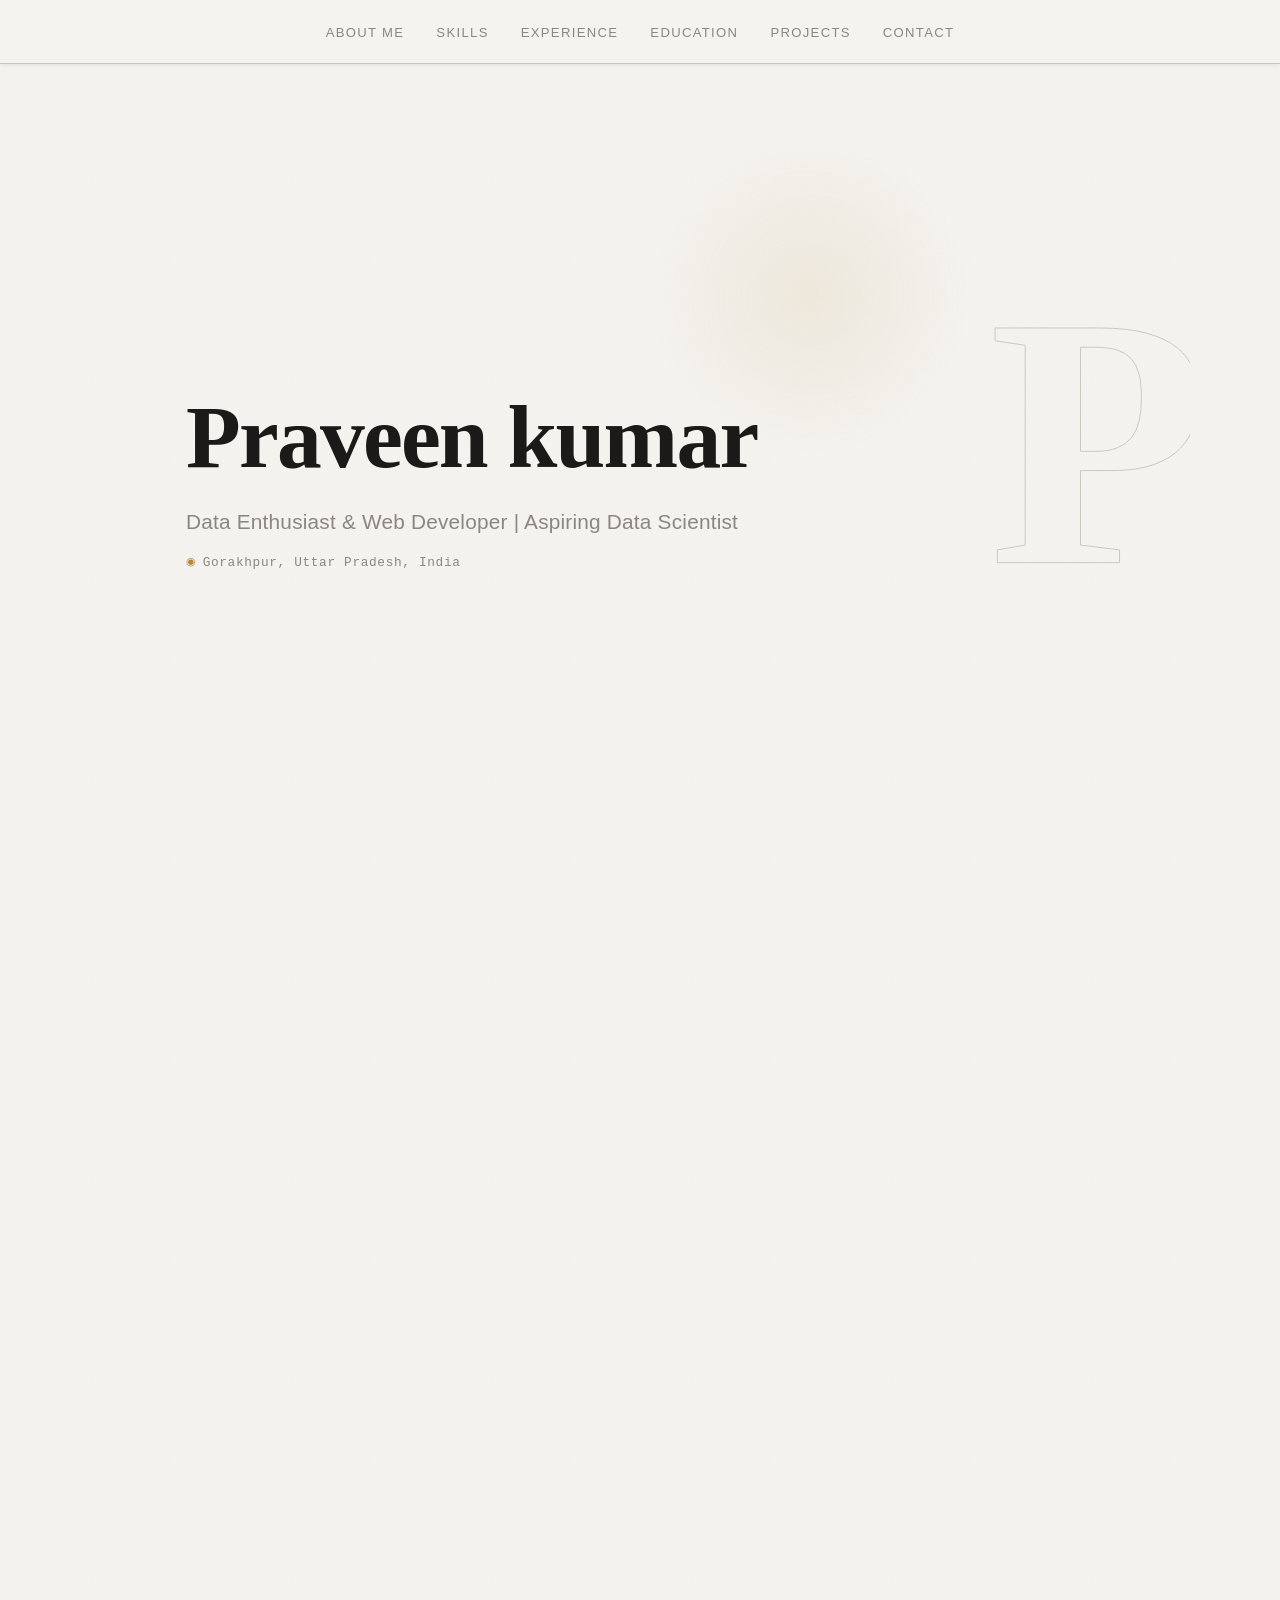
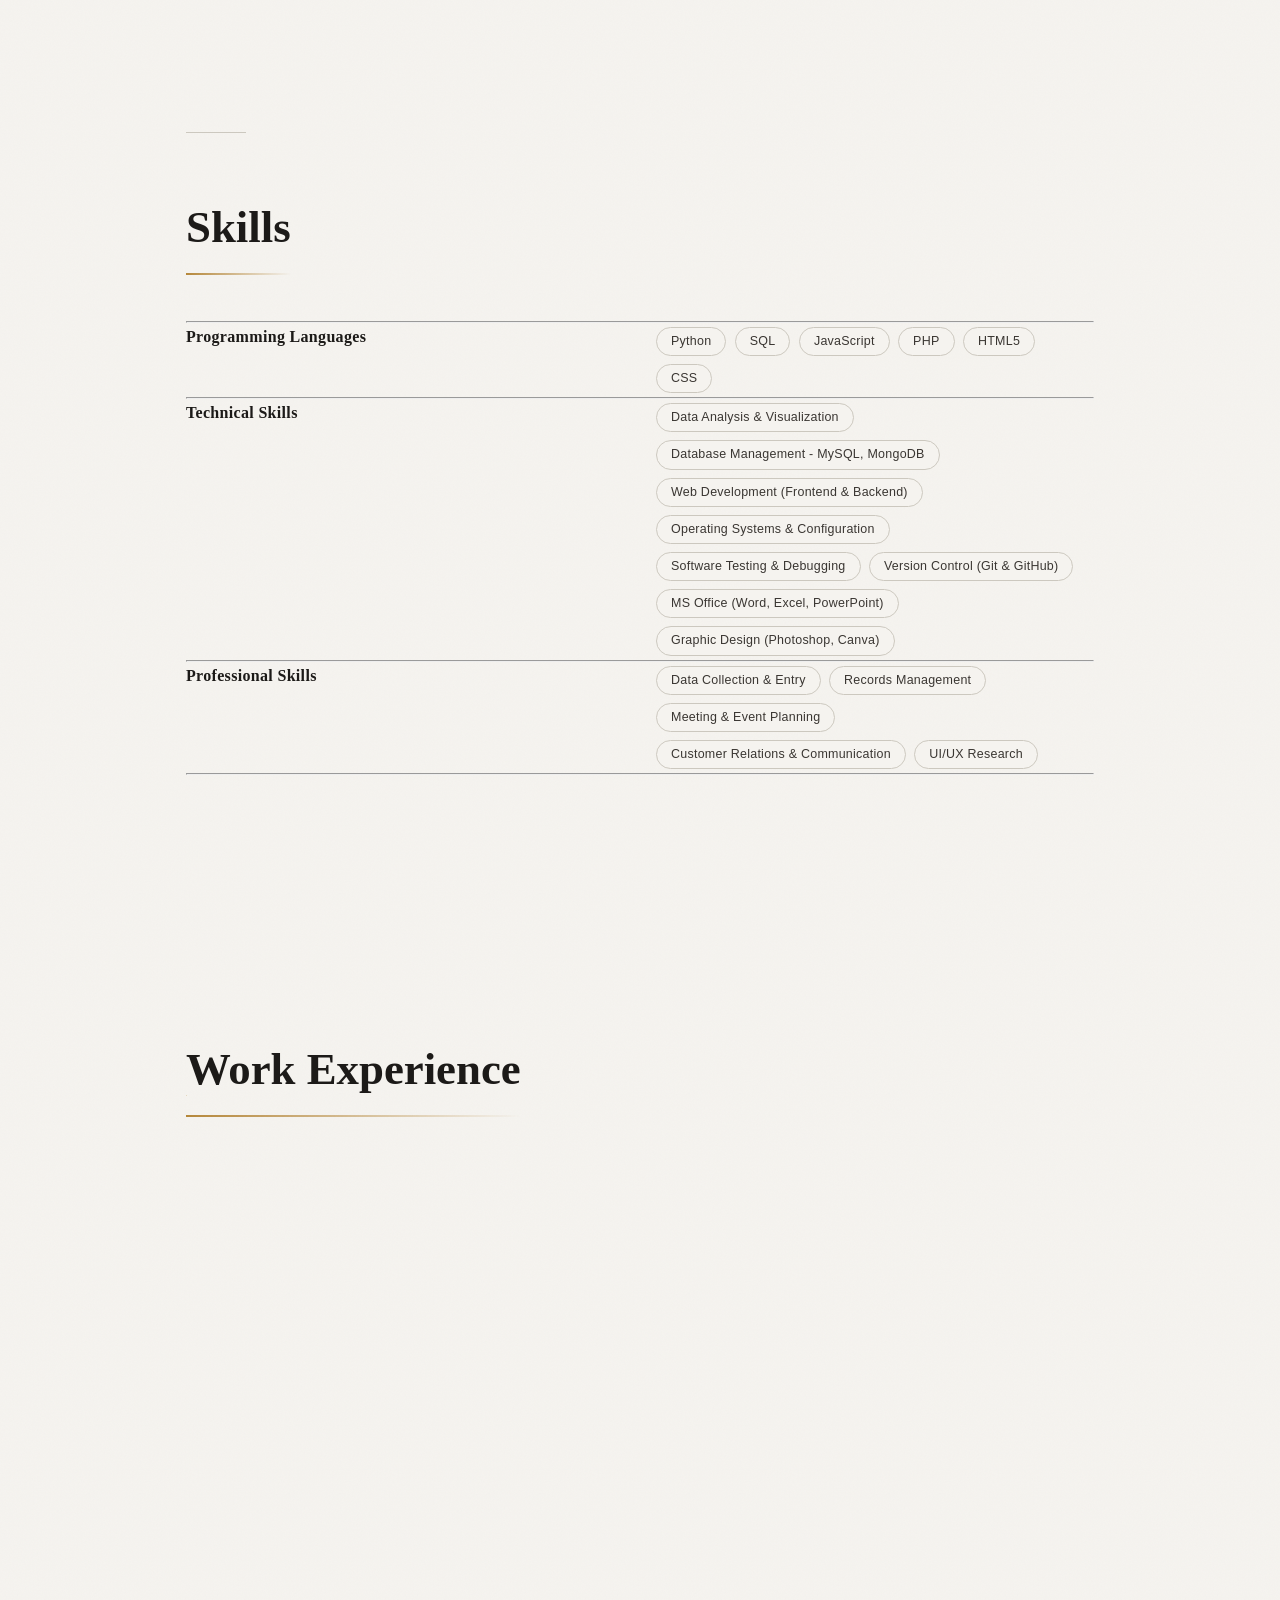
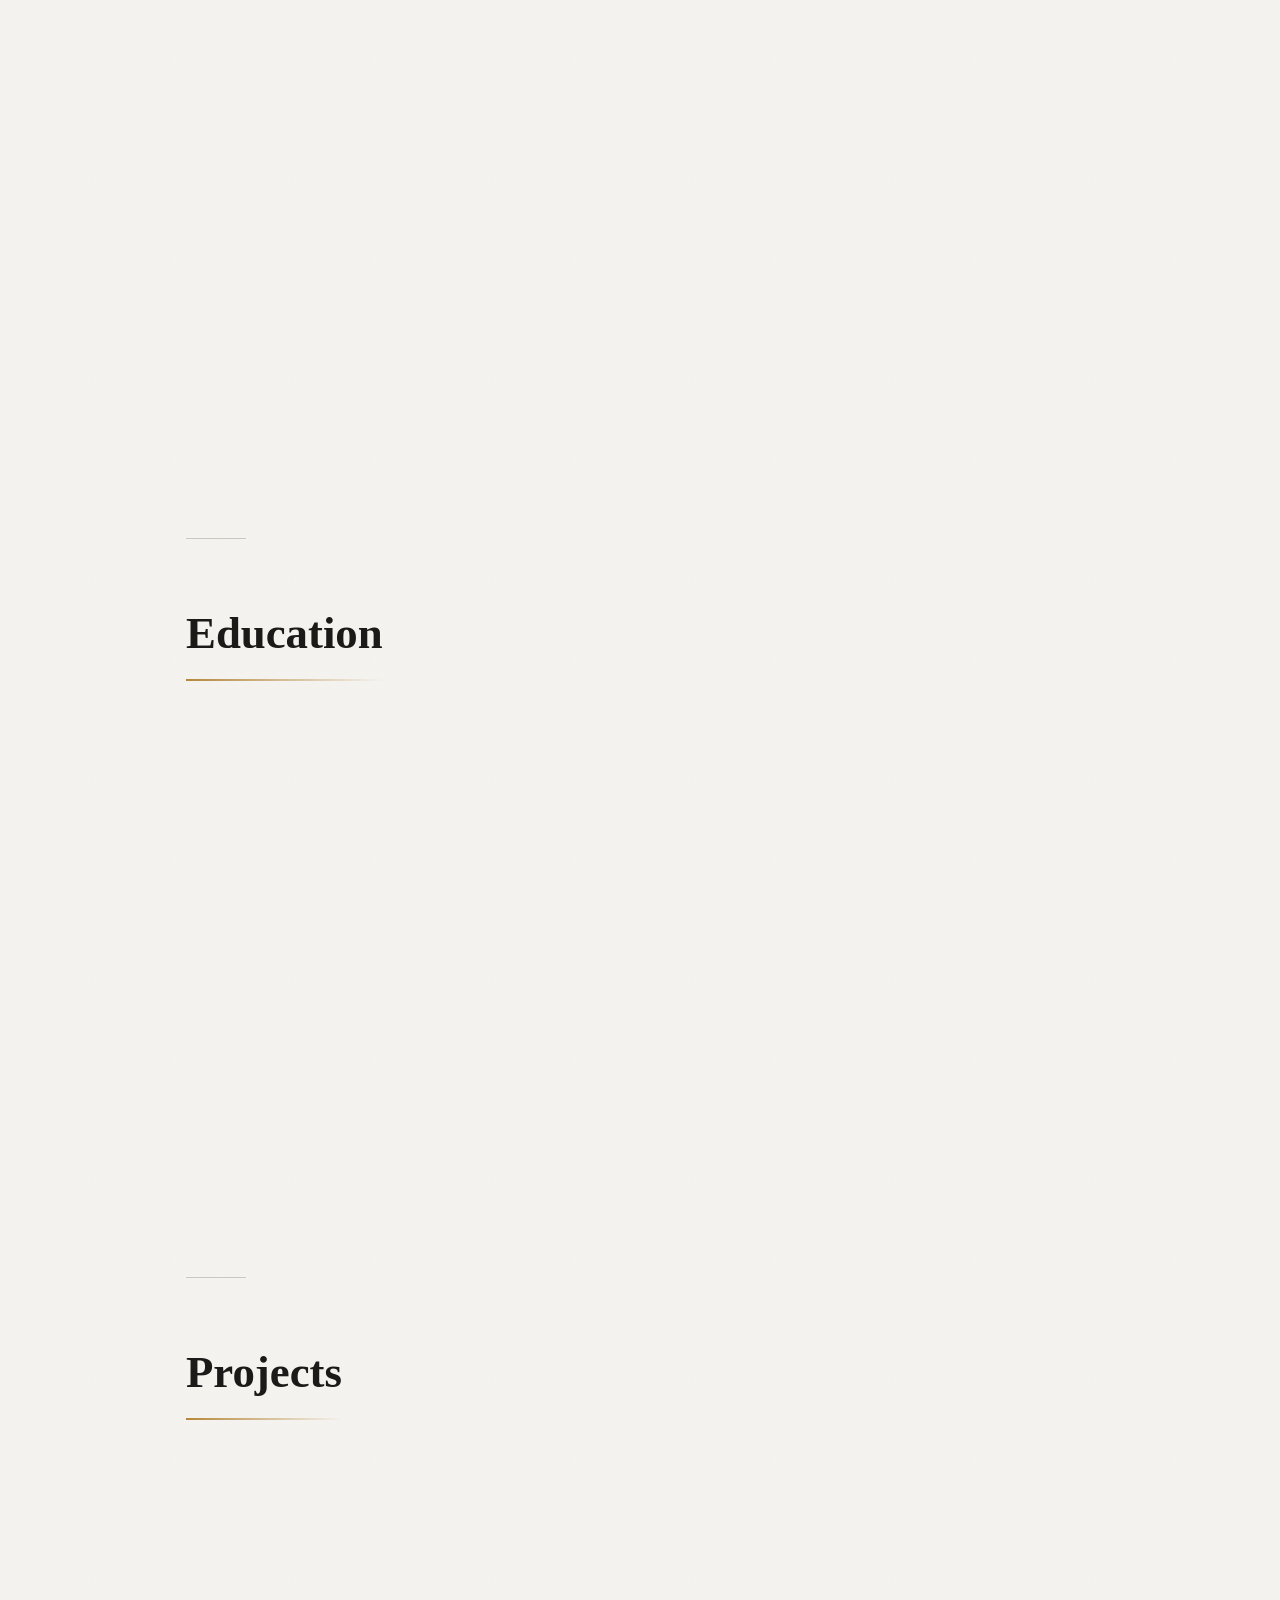
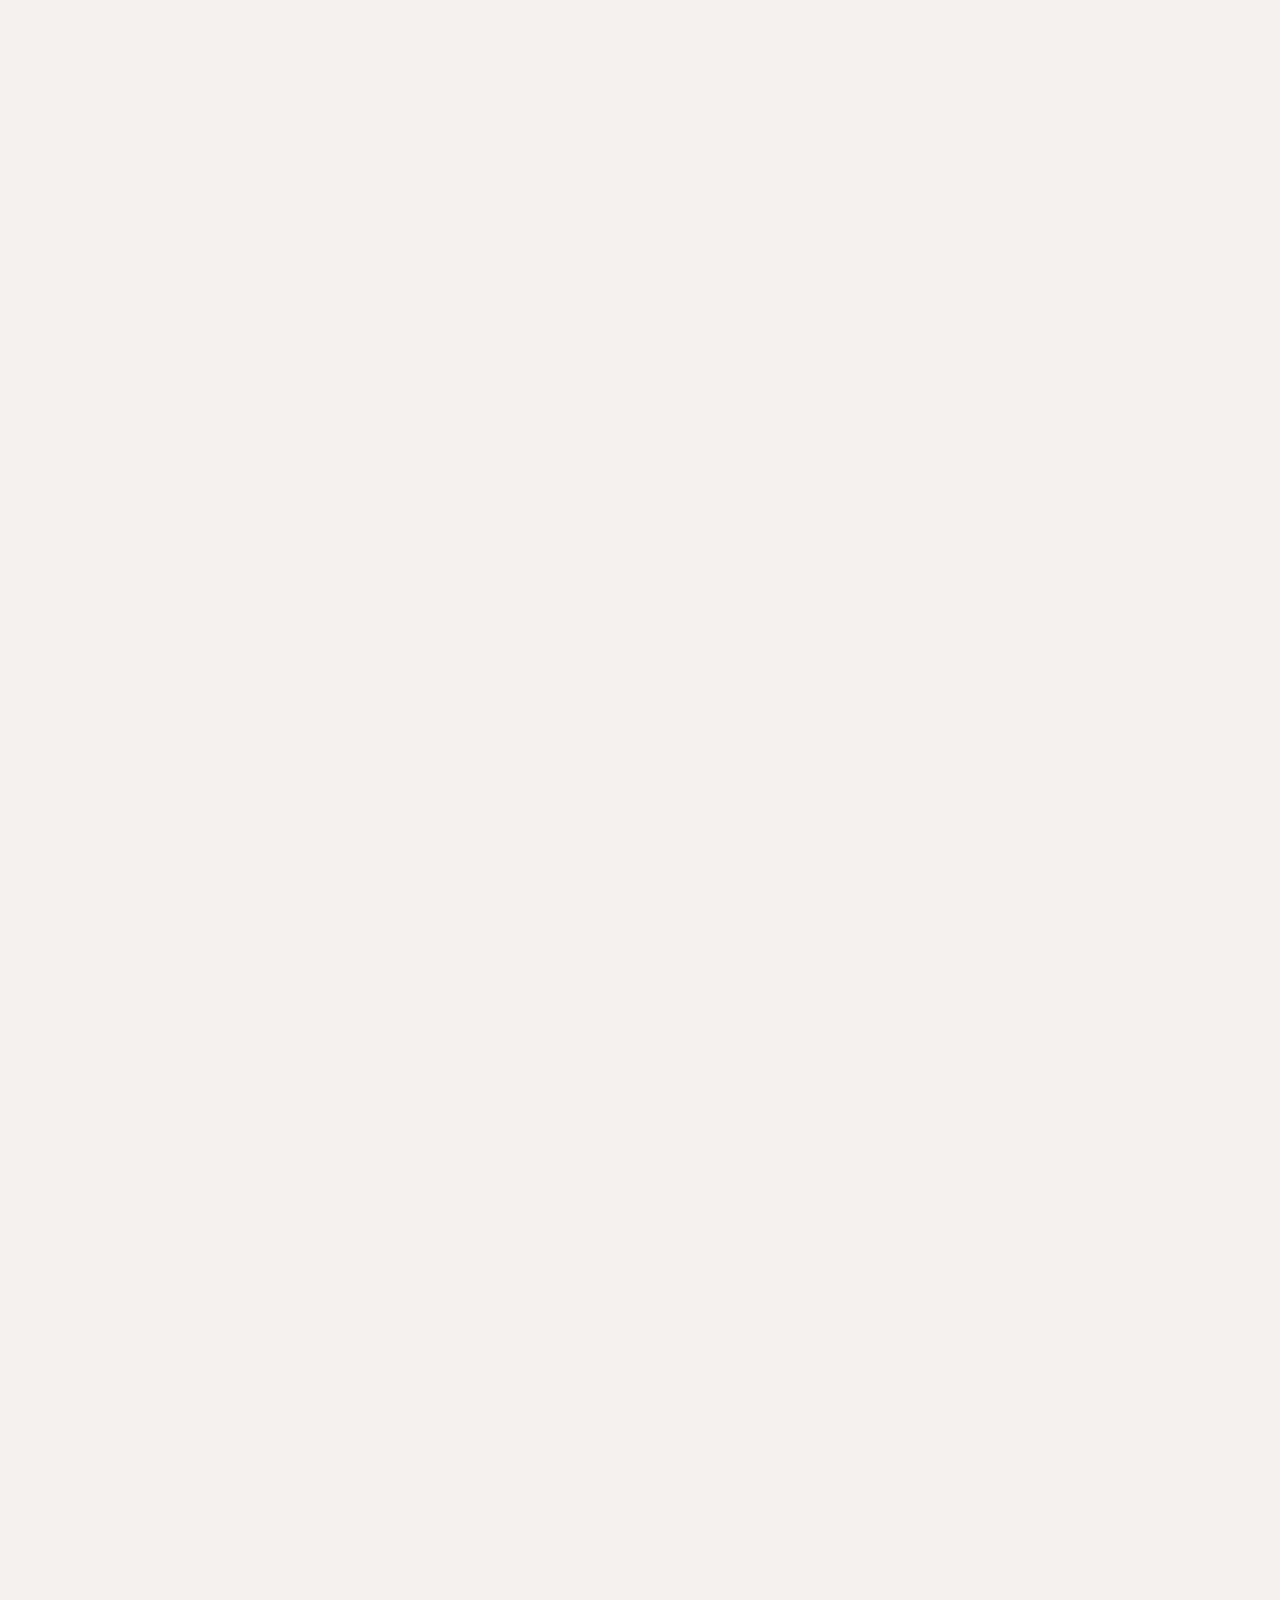
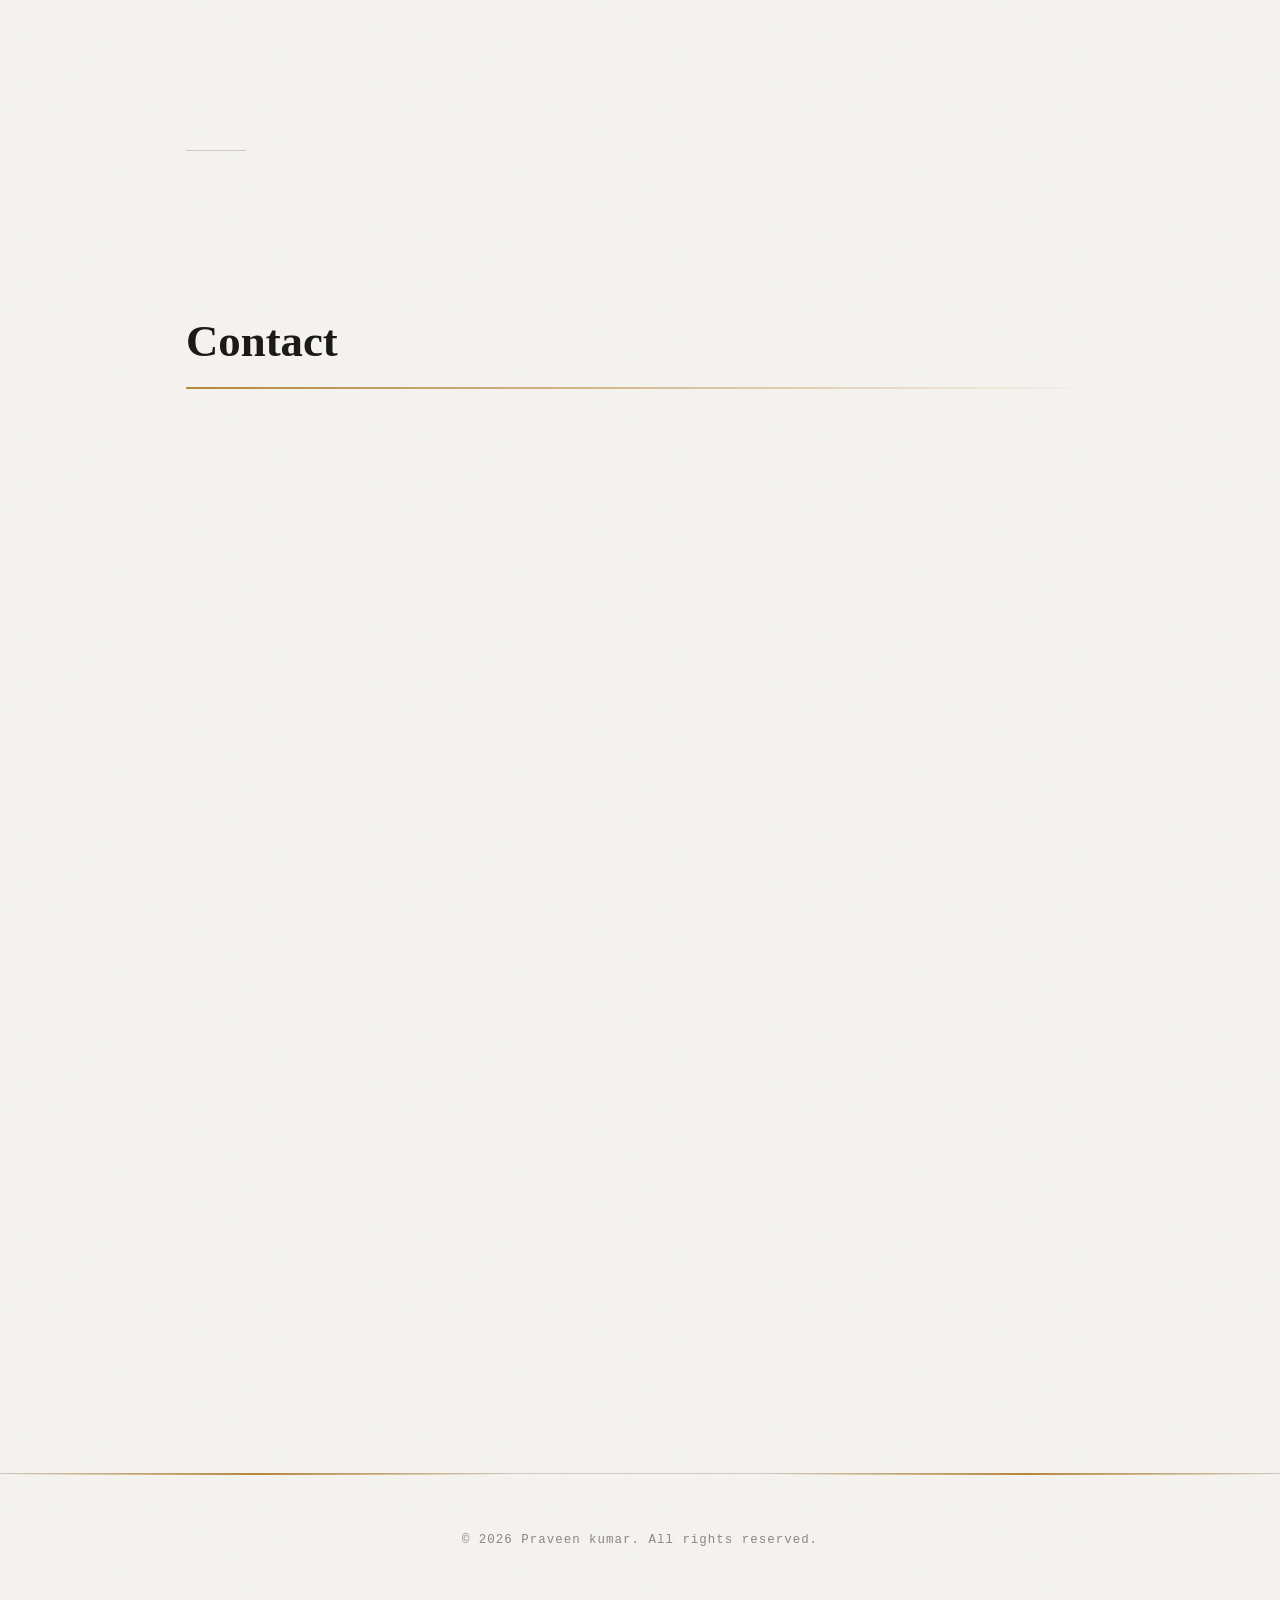
<file: Level 1/index.html>
<!DOCTYPE html>
<html lang="en">

<head>
  <meta charset="UTF-8" />
  <meta name="viewport" content="width=device-width, initial-scale=1.0" />
  <title>PRAVEEN KUMAR | Portfolio</title>
  <link rel="stylesheet" href="style.css">
</head>

<body>

  <!-- 
       HEADER: Displays the name and professional title/tagline
       -->
  <header>
    <h1>Praveen kumar</h1>
    <p>Data Enthusiast &amp; Web Developer | Aspiring Data Scientist</p>
    <p>Gorakhpur, Uttar Pradesh, India</p>
  </header>

  <!--  NAVIGATION: Internal links to each section of the page-->
  <nav>
    <ul>
      <li><a href="#about">About Me</a></li>
      <li><a href="#skills">Skills</a></li>
      <li><a href="#experience">Experience</a></li>
      <li><a href="#education">Education</a></li>
      <li><a href="#projects">Projects</a></li>
      <li><a href="#contact">Contact</a></li>
    </ul>
  </nav>

  <!-- ============================================================
       MAIN: Primary content area containing all portfolio sections
       ============================================================ -->
  <main>

    <!-- ----------------------------------------------------------
         ABOUT ME SECTION: Brief personal and professional summary
         ---------------------------------------------------------- -->
    <section id="about">
      <h2>About Me</h2>
      <p>
        I am a detail-oriented data enthusiast currently pursuing an M.Sc. in Data Science from
        Chandigarh University (Online Mode, 2024–2026). With a strong foundation in both web
        development and data analysis, I have hands-on experience working with Python, SQL,
        JavaScript, and various database management systems.
      </p>
      <p>
        My goal is to build a career in data science by leveraging my analytical skills and
        technical expertise to generate meaningful insights. I am passionate about combining
        data-driven thinking with practical web solutions to create real-world impact.
      </p>
    </section>

    <!-- ----------------------------------------------------------
         SKILLS SECTION: Technical and other professional skills
         ---------------------------------------------------------- -->
    <section id="skills">
      <h2>Skills</h2>

      <hr>

      <div>
        <h3>Programming Languages</h3>
        <ul>
          <li>Python</li>
          <li>SQL</li>
          <li>JavaScript</li>
          <li>PHP</li>
          <li>HTML5</li>
          <li>CSS</li>
        </ul>
      </div>

      <hr>

      <div>
        <h3>Technical Skills</h3>
        <ul>
          <li>Data Analysis &amp; Visualization</li>
          <li>Database Management - MySQL, MongoDB</li>
          <li>Web Development (Frontend &amp; Backend)</li>
          <li>Operating Systems &amp; Configuration</li>
          <li>Software Testing &amp; Debugging</li>
          <li>Version Control (Git & GitHub)</li>
          <li>MS Office (Word, Excel, PowerPoint)</li>
          <li>Graphic Design (Photoshop, Canva)</li>
        </ul>
      </div>

      <hr>

      <div>
        <h3>Professional Skills</h3>
        <ul>
          <li>Data Collection &amp; Entry</li>
          <li>Records Management</li>
          <li>Meeting &amp; Event Planning</li>
          <li>Customer Relations &amp; Communication</li>
          <li>UI/UX Research</li>
        </ul>
      </div>

      <hr>

    </section>

    <!-- ----------------------------------------------------------
         EXPERIENCE SECTION: Work history listed chronologically
         ---------------------------------------------------------- -->
    <section id="experience">
      <h2>Work Experience</h2>

      <article>
        <h3>Data Entry &amp; Research Analyst</h3>
        <p><strong>One Advertisers, Gorakhpur</strong> &mdash; July 2025 &ndash; Present</p>
        <ul>
          <li>Conducting research for a Matrimony App, analysing user behaviour and application flow.</li>
          <li>Designing and structuring the application database.</li>
          <li>Performing UI/UX research to improve user experience.</li>
        </ul>
      </article>

      <article>
        <h3>Computer Lab Instructor</h3>
        <p><strong>SVIIT, Gorakhpur</strong> &mdash; February 2025 &ndash; July 2025</p>
        <ul>
          <li>Served as Computer Trainer and Lab Instructor, enhancing communication and relationship-building skills.</li>
          <li>Assisted students in resolving technical errors and academic queries.</li>
          <li>Handled troubleshooting and maintenance of lab systems.</li>
        </ul>
      </article>

      <article>
        <h3>Web Developer with Data Management Focus</h3>
        <p><strong>YPA NGO, Gorakhpur</strong> &mdash; 2023 &ndash; 2025</p>
        <ul>
          <li>Created data-centric websites for NGOs, including dynamic dashboards and secure donation tracking tools.</li>
          <li>Implemented event data reporting tools and prioritised data integrity.</li>
          <li>Optimised for SEO and performance monitoring to ensure high-impact user engagement.</li>
          <li>Trained NGO staff on managing site data and extracting actionable insights from backend logs and databases.</li>
        </ul>
      </article>

    </section>

    <!-- EDUCATION SECTION: Academic qualifications-->
    <section id="education">
      <h2>Education</h2>

      <table border="1">
        <caption>Academic Qualifications</caption>
        <thead>
          <tr>
            <th>Degree / Class</th>
            <th>Institution</th>
            <th>Year</th>
          </tr>
        </thead>
        <tbody>
          <tr>
            <td>B.Sc. (Computer Science, Maths, Physics)</td>
            <td>Digvijay Nath P.G. College, Gorakhpur</td>
            <td>2021 &ndash; 2024</td>
          </tr>
          <tr>
            <td>Class XII (up board)</td>
            <td>G J I College</td>
            <td>2021</td>
          </tr>
          <tr>
            <td>Class X (up board)</td>
            <td>G J I College</td>
            <td>2019</td>
          </tr>
        </tbody>
      </table>
    </section>

    <!-- ----------------------------------------------------------
         PROJECTS SECTION: Notable projects with descriptions
         Each project is wrapped in an <article> tag
         ---------------------------------------------------------- -->
    <section id="projects">
      <h2>Projects</h2>

      <article>
        <h3>NGO Dynamic Dashboard &amp; Donation Tracker</h3>
        <p>
          Developed a full-featured data-centric website for YPA NGO, Gorakhpur. The platform
          included a dynamic dashboard for visualising operational data, a secure donation
          tracking module, and an event data reporting system. Backend logs were used to
          extract actionable insights for the NGO management.
        </p>
        <p><strong>Technologies Used:</strong> PHP, JavaScript, MySQL, HTML5, CSS</p>
      </article>

      <article>
        <h3>Matrimony App Research &amp; Database Design</h3>
        <p>
          Conducted comprehensive research and user behaviour analysis for a Matrimony Application
          at One Advertisers. Responsibilities included mapping the application flow, designing
          a normalised database schema, and delivering UI/UX research findings to improve
          user experience and engagement.
        </p>
        <p><strong>Technologies Used:</strong> SQL, MongoDB, Canva (UI prototyping)</p>
      </article>

      <article>
        <h3>Computer Lab Management System</h3>
        <p>
          Assisted in setting up and maintaining a structured computer lab environment at SVIIT,
          Gorakhpur. Developed documentation and troubleshooting guides for common system errors.
          Delivered training sessions for students on software tools and operating system basics.
        </p>
        <p><strong>Technologies Used:</strong> Windows OS, MS Office, GitHub</p>
      </article>

      <article>
        <h3>Data Analysis &amp; Visualisation (Academic)</h3>
        <p>
          As part of the M.Sc. Data Science curriculum at Chandigarh University, worked on
          projects involving data cleaning, exploratory data analysis (EDA), and visualisation
          using Python libraries. Applied statistical methods to derive insights from structured
          and unstructured datasets.
        </p>
        <p><strong>Technologies Used:</strong> Python, SQL, MS Excel</p>
      </article>

    </section>

    <!--  CONTACT SECTION: Feedback form and contact information-->
    <section id="contact">
      <h2>Contact</h2>

      <!-- Contact details -->
      <address>
        <p>
          <strong>Phone:</strong>
          <a href="tel:+919616966274">+919616966274</a>
        </p>
        <p>
          <strong>Email:</strong>
          <a href="mailto:praveenkmaurya00@gmail.com">praveenkmaurya00@gmail.com</a>
        </p>
        <p>
          <strong>Address:</strong>
          Pipraich, Gorakhpur, U.P &ndash; 273152
        </p>
      </address>

      <!-- Feedback / Get in Touch Form -->
      <div>
        <h3>Send a Message</h3>
        <form action="#" method="post">

          <!-- Name field -->
          <div>
            <label for="name">Full Name:</label><br />
            <input
              type="text"
              id="name"
              name="name"
              placeholder="Enter your full name"
              required
            />
          </div>

          <br />

          <!-- Email field -->
          <div>
            <label for="email">Email Address:</label><br />
            <input
              type="email"
              id="email"
              name="email"
              placeholder="Enter your email address"
              required
            />
          </div>

          <br />

          <!-- Message textarea -->
          <div>
            <label for="message">Message:</label><br />
            <textarea
              id="message"
              name="message"
              rows="6"
              cols="40"
              placeholder="Write your message here..."
              required
            ></textarea>
          </div>

          <br />

          <!-- Submit button -->
          <div>
            <button type="submit">Submit</button>
          </div>

        </form>
      </div>

    </section>

  </main>

  <!-- FOOTER: Copyright and closing information-->
  <footer>
    <p>&copy; 2026 Praveen kumar. All rights reserved.</p>
  </footer>

</body>

</html>
</file>
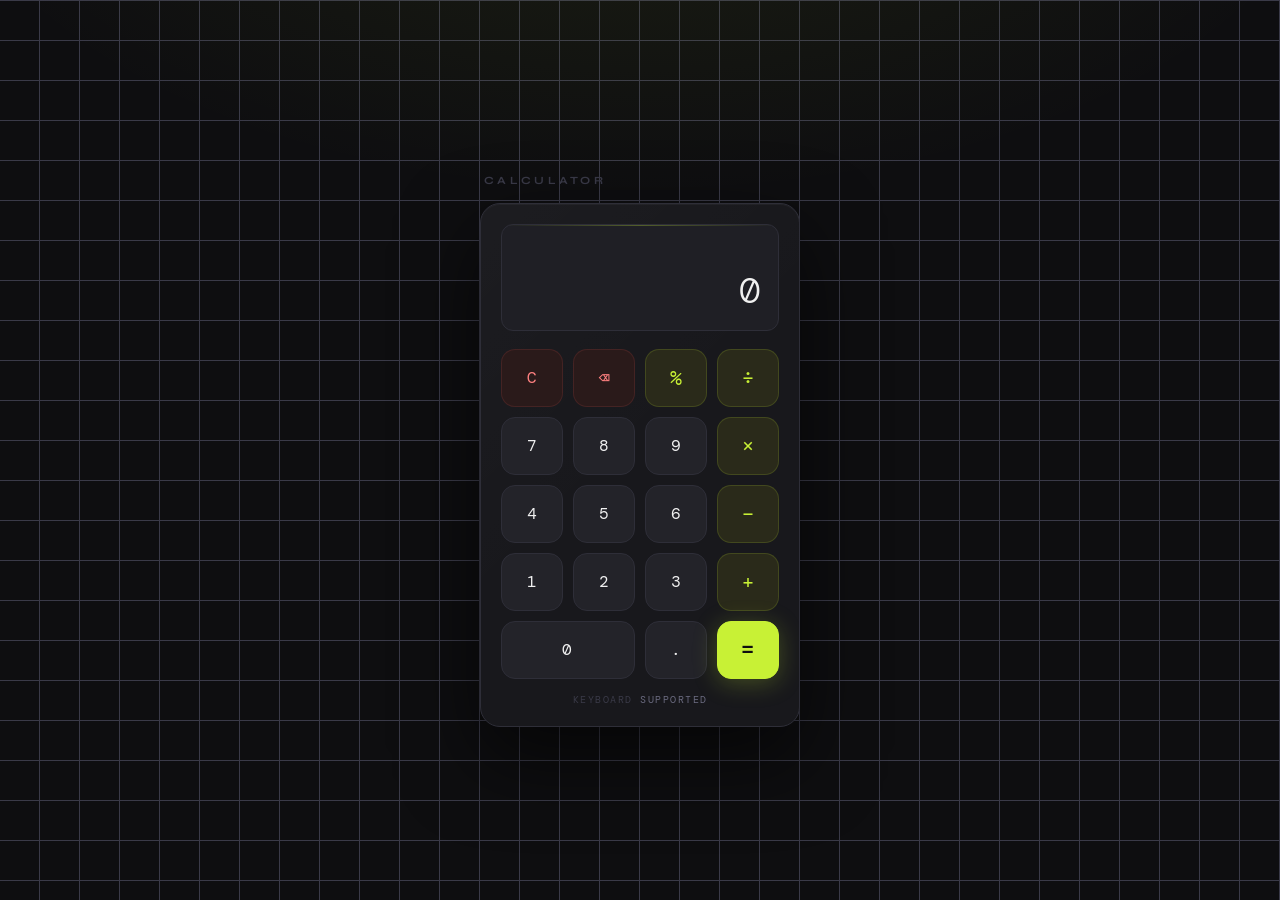
<file: Level_1(TASK-3)/index.html>
<!DOCTYPE html>
<html lang="en">
<head>
<meta charset="UTF-8">
<meta name="viewport" content="width=device-width, initial-scale=1.0">
<title>Calculator</title>
<link href="https://fonts.googleapis.com/css2?family=DM+Mono:wght@300;400;500&family=Syne:wght@700;800&display=swap" rel="stylesheet">
<link rel="stylesheet" href="style.css">
</head>
<body>
 
<div class="calc-wrapper">
  <div class="calc-label">Calculator</div>
 
  <div class="calculator">
    <div class="display">
      <div class="op-indicator" id="opIndicator"></div>
      <div class="display-expression" id="expression"></div>
      <div class="display-value" id="displayValue">0</div>
    </div>
 
    <div class="buttons">
      <!-- Row 1 -->
      <button class="btn-clear" data-action="clear" title="Clear (Escape)">C</button>
      <button class="btn-clear btn-back" data-action="backspace" title="Backspace">⌫</button>
      <button class="btn-op" data-action="percent" title="Percent">%</button>
      <button class="btn-op" data-action="operator" data-value="÷" title="Divide (/)">÷</button>
 
      <!-- Row 2 -->
      <button class="btn-num" data-action="digit" data-value="7">7</button>
      <button class="btn-num" data-action="digit" data-value="8">8</button>
      <button class="btn-num" data-action="digit" data-value="9">9</button>
      <button class="btn-op" data-action="operator" data-value="×" title="Multiply (*)">×</button>
 
      <!-- Row 3 -->
      <button class="btn-num" data-action="digit" data-value="4">4</button>
      <button class="btn-num" data-action="digit" data-value="5">5</button>
      <button class="btn-num" data-action="digit" data-value="6">6</button>
      <button class="btn-op" data-action="operator" data-value="−" title="Subtract (-)">−</button>
 
      <!-- Row 4 -->
      <button class="btn-num" data-action="digit" data-value="1">1</button>
      <button class="btn-num" data-action="digit" data-value="2">2</button>
      <button class="btn-num" data-action="digit" data-value="3">3</button>
      <button class="btn-op" data-action="operator" data-value="+" title="Add (+)">+</button>
 
      <!-- Row 5 -->
      <button class="btn-num btn-zero" data-action="digit" data-value="0" title="Zero">0</button>
      <button class="btn-num" data-action="decimal" title="Decimal (.)">.</button>
      <button class="btn-equals" data-action="equals" title="Equals (Enter)">=</button>
    </div>
 
    <div class="hint">keyboard <span>supported</span></div>
  </div>
</div>
 
<script src="script.js"></script>
</body>
</html>
</file>
<file: Level 1/style.css>
/*  1. CUSTOM PROPERTIES (Design Tokens)*/
:root {
  /* Color Palette — warm slate + gold accent */
  --clr-bg:          #F5F3EF;
  --clr-surface:     #EDEAE4;
  --clr-surface-2:   #E2DED6;
  --clr-border:      #CCC8BF;
  --clr-ink-muted:   #8C8680;
  --clr-ink:         #3A3632;
  --clr-ink-deep:    #1C1A18;
  --clr-accent:      #B5873A;
  --clr-accent-lt:   #D4A85A;
  --clr-accent-dim:  rgba(181, 135, 58, 0.12);
  --clr-white:       #FFFFFF;

  /* Typography */
  --font-display:    'Playfair Display', 'Georgia', serif;
  --font-body:       'DM Sans', 'Helvetica Neue', sans-serif;
  --font-mono:       'DM Mono', 'Courier New', monospace;

  /* Spacing Scale */
  --sp-xs:   0.375rem;
  --sp-sm:   0.75rem;
  --sp-md:   1.25rem;
  --sp-lg:   2rem;
  --sp-xl:   3.5rem;
  --sp-2xl:  6rem;
  --sp-3xl: 10rem;

  /* Radii */
  --r-sm:  4px;
  --r-md:  10px;
  --r-lg:  20px;
  --r-pill: 999px;

  /* Shadows */
  --shadow-sm:  0 1px 4px rgba(0,0,0,0.08);
  --shadow-md:  0 4px 20px rgba(0,0,0,0.10);
  --shadow-lg:  0 12px 48px rgba(0,0,0,0.13);
  --shadow-gold: 0 6px 28px rgba(181,135,58,0.22);

  /* Transitions */
  --ease-out:    cubic-bezier(0.22, 1, 0.36, 1);
  --ease-spring: cubic-bezier(0.34, 1.56, 0.64, 1);
  --dur-fast:    180ms;
  --dur-mid:     320ms;
  --dur-slow:    560ms;

  /* Layout */
  --max-w: 1100px;
  --nav-h: 64px;
}

/* 2. RESET & BASE */
*, *::before, *::after {
  box-sizing: border-box;
  margin: 0;
  padding: 0;
}

html {
  scroll-behavior: smooth;
  scroll-padding-top: calc(var(--nav-h) + 24px);
  font-size: 16px;
  -webkit-text-size-adjust: 100%;
}

body {
  font-family: var(--font-body);
  background-color: var(--clr-bg);
  color: var(--clr-ink);
  line-height: 1.7;
  overflow-x: hidden;
  /* Subtle grain texture via SVG data URI */
  background-image:
    url("data:image/svg+xml,%3Csvg xmlns='http://www.w3.org/2000/svg' width='200' height='200'%3E%3Cfilter id='n'%3E%3CfeTurbulence type='fractalNoise' baseFrequency='0.75' numOctaves='4' stitchTiles='stitch'/%3E%3C/filter%3E%3Crect width='200' height='200' filter='url(%23n)' opacity='0.025'/%3E%3C/svg%3E");
}

img { display: block; max-width: 100%; }
a   { color: inherit; text-decoration: none; }

ul  { list-style: none; }

address { font-style: normal; }

/* Google Fonts import (editorial pairing) */
@import url('https://fonts.googleapis.com/css2?family=Playfair+Display:ital,wght@0,400;0,600;0,700;1,400&family=DM+Sans:wght@300;400;500&family=DM+Mono:wght@400;500&display=swap');

/*  3. KEYFRAME ANIMATIONS*/

/* --- Fade + lift in --- */
@keyframes fadeUp {
  from {
    opacity: 0;
    transform: translateY(28px);
  }
  to {
    opacity: 1;
    transform: translateY(0);
  }
}

/* --- Fade in (no movement) --- */
@keyframes fadeIn {
  from { opacity: 0; }
  to   { opacity: 1; }
}

/* --- Slide in from left --- */
@keyframes slideInLeft {
  from {
    opacity: 0;
    transform: translateX(-36px);
  }
  to {
    opacity: 1;
    transform: translateX(0);
  }
}

/* --- Slide in from right --- */
@keyframes slideInRight {
  from {
    opacity: 0;
    transform: translateX(36px);
  }
  to {
    opacity: 1;
    transform: translateX(0);
  }
}

/* --- Expand underline (used on nav links & headings) --- */
@keyframes lineGrow {
  from { transform: scaleX(0); }
  to   { transform: scaleX(1); }
}

/* --- Gold shimmer sweep across accent text --- */
@keyframes shimmer {
  0%   { background-position: -200% center; }
  100% { background-position:  200% center; }
}

/* --- Pulse ring for the hero avatar placeholder --- */
@keyframes pulseRing {
  0%   { transform: scale(1);   opacity: 0.6; }
  70%  { transform: scale(1.18); opacity: 0;   }
  100% { transform: scale(1);   opacity: 0;   }
}

/* --- Rotating border for skill badges on hover --- */
@keyframes spinBorder {
  to { transform: rotate(360deg); }
}

/* --- Float bob for decorative shapes --- */
@keyframes floatBob {
  0%, 100% { transform: translateY(0px); }
  50%       { transform: translateY(-10px); }
}

/* --- Scale-in for cards --- */
@keyframes scaleIn {
  from {
    opacity: 0;
    transform: scale(0.94);
  }
  to {
    opacity: 1;
    transform: scale(1);
  }
}

/* --- Progress bar fill --- */
@keyframes barFill {
  from { width: 0%; }
}

/* --- Nav logo character stagger --- */
@keyframes charDrop {
  from {
    opacity: 0;
    transform: translateY(-12px) rotate(-6deg);
  }
  to {
    opacity: 1;
    transform: translateY(0) rotate(0deg);
  }
}

/* 4. FIXED NAVIGATION (sticky + glassmorphism)*/
nav {
  position: fixed;
  top: 0;
  left: 0;
  right: 0;
  z-index: 100;
  height: var(--nav-h);
  display: flex;
  align-items: center;
  justify-content: center;
  background: rgba(245, 243, 239, 0.82);
  backdrop-filter: blur(14px);
  -webkit-backdrop-filter: blur(14px);
  border-bottom: 1px solid var(--clr-border);
  box-shadow: var(--shadow-sm);
  /* Animate nav in on load */
  animation: fadeIn var(--dur-slow) var(--ease-out) 0.1s both;
}

nav ul {
  display: flex;
  gap: var(--sp-lg);
  align-items: center;
}

nav ul li a {
  position: relative;
  font-family: var(--font-body);
  font-weight: 500;
  font-size: 0.82rem;
  letter-spacing: 0.1em;
  text-transform: uppercase;
  color: var(--clr-ink-muted);
  padding: var(--sp-xs) 0;
  transition: color var(--dur-fast) var(--ease-out);
}

/* Animated underline on nav links */
nav ul li a::after {
  content: '';
  position: absolute;
  bottom: -2px;
  left: 0;
  right: 0;
  height: 1.5px;
  background: var(--clr-accent);
  transform: scaleX(0);
  transform-origin: left;
  transition: transform var(--dur-mid) var(--ease-spring);
}

nav ul li a:hover {
  color: var(--clr-ink-deep);
}

nav ul li a:hover::after {
  transform: scaleX(1);
}

/* 5. HEADER / HERO SECTION*/
header {
  position: relative;
  min-height: 100vh;
  display: flex;
  flex-direction: column;
  justify-content: center;
  align-items: flex-start;
  padding: calc(var(--nav-h) + var(--sp-2xl)) var(--sp-2xl) var(--sp-2xl);
  max-width: var(--max-w);
  margin: 0 auto;
  overflow: hidden;
}

/* Large decorative background letter */
header::before {
  content: 'P';
  position: absolute;
  right: -0.05em;
  top: 50%;
  transform: translateY(-52%);
  font-family: var(--font-display);
  font-size: clamp(16rem, 28vw, 30rem);
  font-weight: 700;
  color: transparent;
  -webkit-text-stroke: 1px var(--clr-border);
  line-height: 1;
  user-select: none;
  pointer-events: none;
  opacity: 0.55;
  animation: fadeIn 1.2s var(--ease-out) 0.4s both;
}

/* Floating accent circle — absolute positioned decoration */
header::after {
  content: '';
  position: absolute;
  width: 320px;
  height: 320px;
  border-radius: 50%;
  background: radial-gradient(circle, rgba(181,135,58,0.10) 0%, transparent 70%);
  top: 15%;
  right: 20%;
  pointer-events: none;
  animation: floatBob 6s ease-in-out infinite;
}

header h1 {
  font-family: var(--font-display);
  font-size: clamp(3rem, 7vw, 6.5rem);
  font-weight: 700;
  line-height: 1.05;
  color: var(--clr-ink-deep);
  letter-spacing: -0.02em;
  animation: fadeUp 0.8s var(--ease-out) 0.3s both;
}

/* Gold shimmer on the name */
header h1 span {
  background: linear-gradient(
    90deg,
    var(--clr-accent) 20%,
    var(--clr-accent-lt) 40%,
    var(--clr-accent) 60%
  );
  background-size: 200% auto;
  -webkit-background-clip: text;
  -webkit-text-fill-color: transparent;
  background-clip: text;
  animation:
    fadeUp 0.8s var(--ease-out) 0.3s both,
    shimmer 3.5s linear 1.2s infinite;
}

header p:nth-of-type(1) {
  margin-top: var(--sp-md);
  font-size: clamp(1rem, 2vw, 1.3rem);
  font-weight: 300;
  color: var(--clr-ink-muted);
  letter-spacing: 0.01em;
  animation: fadeUp 0.8s var(--ease-out) 0.5s both;
}

header p:nth-of-type(2) {
  margin-top: var(--sp-sm);
  display: inline-flex;
  align-items: center;
  gap: var(--sp-xs);
  font-family: var(--font-mono);
  font-size: 0.8rem;
  color: var(--clr-ink-muted);
  letter-spacing: 0.05em;
  animation: fadeUp 0.8s var(--ease-out) 0.65s both;
}

/* Location pin dot */
header p:nth-of-type(2)::before {
  content: '◉';
  color: var(--clr-accent);
  font-size: 0.7rem;
}

/* Scroll hint arrow */
header .scroll-hint {
  position: absolute;
  bottom: var(--sp-lg);
  left: 50%;
  transform: translateX(-50%);
  display: flex;
  flex-direction: column;
  align-items: center;
  gap: 6px;
  opacity: 0.5;
  animation: fadeIn 1s var(--ease-out) 1.2s both;
}

header .scroll-hint::after {
  content: '';
  width: 1px;
  height: 60px;
  background: linear-gradient(to bottom, var(--clr-accent), transparent);
  animation: floatBob 2s ease-in-out infinite;
}

/* 6. LAYOUT WRAPPER*/
main {
  max-width: var(--max-w);
  margin: 0 auto;
  padding: 0 var(--sp-2xl);
}

/* Shared section base */
section {
  padding: var(--sp-3xl) 0 var(--sp-2xl);
  position: relative;
}

/* Section reveal animation trigger via :target pseudo (CSS-only scroll hint) */
section:target {
  animation: fadeUp 0.7s var(--ease-out) both;
}

/* Section heading styling */
section > h2 {
  font-family: var(--font-display);
  font-size: clamp(1.8rem, 4vw, 2.8rem);
  font-weight: 600;
  color: var(--clr-ink-deep);
  margin-bottom: var(--sp-xl);
  position: relative;
  display: inline-block;
}

/* Animated gold rule under each section title */
section > h2::after {
  content: '';
  position: absolute;
  bottom: -10px;
  left: 0;
  width: 100%;
  height: 2px;
  background: linear-gradient(to right, var(--clr-accent), transparent);
  transform-origin: left;
  animation: lineGrow 0.7s var(--ease-out) 0.3s both;
}

/* Section divider line */
section + section::before {
  content: '';
  display: block;
  width: 60px;
  height: 1px;
  background: var(--clr-border);
  margin-bottom: var(--sp-xl);
}

/*  7. ABOUT SECTION */
#about p {
  font-size: 1.05rem;
  line-height: 1.85;
  color: var(--clr-ink);
  max-width: 68ch;
  animation: fadeUp 0.7s var(--ease-out) 0.2s both;
}

#about p + p {
  margin-top: var(--sp-md);
  color: var(--clr-ink-muted);
  animation-delay: 0.35s;
}

/* Pull-quote style first paragraph */
#about p:first-of-type {
  font-family: var(--font-display);
  font-size: 1.15rem;
  font-style: italic;
  color: var(--clr-ink);
  border-left: 3px solid var(--clr-accent);
  padding-left: var(--sp-md);
}

/* 8. SKILLS SECTION*/
#skills {
  animation: fadeIn 0.8s var(--ease-out) both;
}

/* Three-column grid for skill categories */
#skills > div {
  display: grid;
  grid-template-columns: repeat(auto-fit, minmax(280px, 1fr));
  gap: var(--sp-lg);
}

/* Skill category card */
#skills > div > div {
  background: var(--clr-surface);
  border: 1px solid var(--clr-border);
  border-radius: var(--r-md);
  padding: var(--sp-lg);
  position: relative;
  overflow: hidden;
  transition:
    transform var(--dur-mid) var(--ease-spring),
    box-shadow var(--dur-mid) var(--ease-out),
    border-color var(--dur-mid) var(--ease-out);
  animation: scaleIn 0.6s var(--ease-out) both;
}

#skills > div > div:nth-child(1) { animation-delay: 0.1s; }
#skills > div > div:nth-child(2) { animation-delay: 0.22s; }
#skills > div > div:nth-child(3) { animation-delay: 0.34s; }

/* Accent stripe — positioned absolutely at top */
#skills > div > div::before {
  content: '';
  position: absolute;
  top: 0;
  left: 0;
  right: 0;
  height: 3px;
  background: linear-gradient(to right, var(--clr-accent), var(--clr-accent-lt));
  transform: scaleX(0);
  transform-origin: left;
  transition: transform var(--dur-mid) var(--ease-spring);
}

#skills > div > div:hover {
  transform: translateY(-6px) scale(1.01);
  box-shadow: var(--shadow-md), var(--shadow-gold);
  border-color: var(--clr-accent);
}

#skills > div > div:hover::before {
  transform: scaleX(1);
}

#skills h3 {
  font-family: var(--font-display);
  font-size: 1rem;
  font-weight: 600;
  color: var(--clr-ink-deep);
  margin-bottom: var(--sp-md);
  letter-spacing: 0.02em;
}

/* Individual skill list items as pill badges */
#skills ul li {
  display: inline-block;
  background: var(--clr-bg);
  border: 1px solid var(--clr-border);
  border-radius: var(--r-pill);
  padding: 3px 14px;
  margin: 4px 4px 4px 0;
  font-size: 0.78rem;
  font-weight: 500;
  color: var(--clr-ink);
  letter-spacing: 0.02em;
  transition:
    background var(--dur-fast) var(--ease-out),
    color var(--dur-fast) var(--ease-out),
    border-color var(--dur-fast) var(--ease-out),
    transform var(--dur-fast) var(--ease-spring);
}

#skills ul li:hover {
  background: var(--clr-accent-dim);
  border-color: var(--clr-accent);
  color: var(--clr-accent);
  transform: scale(1.06) translateY(-1px);
}

/* 9. EXPERIENCE SECTION*/
#experience {
  position: relative;
}

/* Vertical timeline spine */
#experience::before {
  content: '';
  position: absolute;
  left: 0;
  top: calc(var(--sp-3xl) + 4rem);
  bottom: var(--sp-2xl);
  width: 1px;
  background: linear-gradient(to bottom, var(--clr-accent), transparent);
  opacity: 0.5;
}

#experience article {
  position: relative;
  padding-left: var(--sp-xl);
  padding-bottom: var(--sp-xl);
  animation: slideInLeft 0.6s var(--ease-out) both;
}

#experience article:nth-child(2) { animation-delay: 0.15s; }
#experience article:nth-child(3) { animation-delay: 0.30s; }
#experience article:nth-child(4) { animation-delay: 0.45s; }

/* Timeline dot */
#experience article::before {
  content: '';
  position: absolute;
  left: -5px;
  top: 8px;
  width: 11px;
  height: 11px;
  border-radius: 50%;
  background: var(--clr-accent);
  box-shadow: 0 0 0 4px var(--clr-accent-dim);
  transition: transform var(--dur-mid) var(--ease-spring);
}

/* Pulse ring on timeline dot */
#experience article::after {
  content: '';
  position: absolute;
  left: -5px;
  top: 8px;
  width: 11px;
  height: 11px;
  border-radius: 50%;
  background: transparent;
  border: 2px solid var(--clr-accent);
  animation: pulseRing 2.5s ease-out infinite;
}

#experience article:hover::before {
  transform: scale(1.5);
}

#experience h3 {
  font-family: var(--font-display);
  font-size: 1.2rem;
  font-weight: 600;
  color: var(--clr-ink-deep);
  margin-bottom: 4px;
}

#experience p {
  font-size: 0.85rem;
  color: var(--clr-ink-muted);
  font-family: var(--font-mono);
  letter-spacing: 0.02em;
  margin-bottom: var(--sp-md);
}

#experience p strong {
  color: var(--clr-accent);
  font-weight: 500;
}

/* Job bullet points */
#experience ul {
  list-style: none;
}

#experience ul li {
  position: relative;
  padding-left: 1.4em;
  margin-bottom: 6px;
  font-size: 0.95rem;
  color: var(--clr-ink);
  line-height: 1.65;
  transition: color var(--dur-fast) var(--ease-out);
}

#experience ul li::before {
  content: '›';
  position: absolute;
  left: 0;
  color: var(--clr-accent);
  font-size: 1.1em;
  transition: transform var(--dur-fast) var(--ease-spring);
}

#experience article:hover ul li::before {
  transform: translateX(4px);
}

/* 10. EDUCATION SECTION — Styled Table*/
#education table {
  width: 100%;
  border-collapse: collapse;
  border-radius: var(--r-md);
  overflow: hidden;
  box-shadow: var(--shadow-md);
  animation: fadeUp 0.7s var(--ease-out) 0.2s both;
}

#education caption {
  font-family: var(--font-mono);
  font-size: 0.75rem;
  letter-spacing: 0.1em;
  text-transform: uppercase;
  color: var(--clr-accent);
  margin-bottom: var(--sp-sm);
  text-align: left;
}

#education thead tr {
  background: var(--clr-ink-deep);
}

#education thead th {
  padding: var(--sp-md) var(--sp-lg);
  font-family: var(--font-body);
  font-weight: 500;
  font-size: 0.8rem;
  letter-spacing: 0.08em;
  text-transform: uppercase;
  color: var(--clr-accent-lt);
  text-align: left;
}

#education tbody tr {
  background: var(--clr-surface);
  border-bottom: 1px solid var(--clr-border);
  transition:
    background var(--dur-fast) var(--ease-out),
    transform var(--dur-fast) var(--ease-out);
}

#education tbody tr:last-child {
  border-bottom: none;
}

#education tbody tr:hover {
  background: var(--clr-accent-dim);
  transform: translateX(4px);
}

#education tbody td {
  padding: var(--sp-md) var(--sp-lg);
  font-size: 0.92rem;
  color: var(--clr-ink);
}

#education tbody td:last-child {
  font-family: var(--font-mono);
  font-size: 0.82rem;
  color: var(--clr-ink-muted);
}

/* 11. PROJECTS SECTION*/
#projects {
  display: block;
}

/* Projects grid */
#projects > article {
  display: grid;
  grid-template-columns: auto 1fr;
  gap: var(--sp-lg);
  align-items: start;
  background: var(--clr-surface);
  border: 1px solid var(--clr-border);
  border-radius: var(--r-md);
  padding: var(--sp-lg) var(--sp-xl);
  margin-bottom: var(--sp-lg);
  position: relative;
  overflow: hidden;
  transition:
    transform var(--dur-mid) var(--ease-spring),
    box-shadow var(--dur-mid) var(--ease-out),
    border-color var(--dur-mid) var(--ease-out);
  animation: fadeUp 0.6s var(--ease-out) both;
}

#projects > article:nth-child(2) { animation-delay: 0.1s; }
#projects > article:nth-child(3) { animation-delay: 0.2s; }
#projects > article:nth-child(4) { animation-delay: 0.3s; }
#projects > article:nth-child(5) { animation-delay: 0.4s; }

/* Project number counter — positioned absolute */
#projects { counter-reset: project-counter; }

#projects > article {
  counter-increment: project-counter;
}

#projects > article::before {
  content: counter(project-counter, decimal-leading-zero);
  font-family: var(--font-mono);
  font-size: 2rem;
  font-weight: 500;
  color: var(--clr-border);
  line-height: 1;
  transition: color var(--dur-mid) var(--ease-out);
  align-self: start;
  padding-top: 2px;
}

/* Hover sweep background */
#projects > article::after {
  content: '';
  position: absolute;
  inset: 0;
  background: linear-gradient(135deg, var(--clr-accent-dim) 0%, transparent 60%);
  opacity: 0;
  transition: opacity var(--dur-mid) var(--ease-out);
}

#projects > article:hover {
  transform: translateX(8px);
  box-shadow: var(--shadow-md);
  border-color: var(--clr-accent);
}

#projects > article:hover::before {
  color: var(--clr-accent);
}

#projects > article:hover::after {
  opacity: 1;
}

#projects h3 {
  font-family: var(--font-display);
  font-size: 1.15rem;
  font-weight: 600;
  color: var(--clr-ink-deep);
  margin-bottom: var(--sp-sm);
  position: relative;
  z-index: 1;
}

#projects p {
  font-size: 0.93rem;
  color: var(--clr-ink);
  line-height: 1.72;
  margin-bottom: var(--sp-sm);
  position: relative;
  z-index: 1;
}

#projects p:last-child {
  font-family: var(--font-mono);
  font-size: 0.75rem;
  color: var(--clr-ink-muted);
  letter-spacing: 0.03em;
}

#projects p:last-child strong {
  color: var(--clr-accent);
  font-weight: 500;
}

/*  12. CONTACT SECTION*/
#contact {
  display: grid;
  grid-template-columns: 1fr 1.6fr;
  gap: var(--sp-2xl);
  align-items: start;
}

/* Fix h2 spanning full width */
#contact > h2 {
  grid-column: 1 / -1;
}

/* Contact details side */
#contact address {
  display: flex;
  flex-direction: column;
  gap: var(--sp-md);
  animation: slideInLeft 0.7s var(--ease-out) 0.2s both;
}

#contact address p {
  display: flex;
  flex-direction: column;
  gap: 2px;
}

#contact address strong {
  font-family: var(--font-mono);
  font-size: 0.72rem;
  letter-spacing: 0.1em;
  text-transform: uppercase;
  color: var(--clr-accent);
}

#contact address a {
  color: var(--clr-ink);
  font-size: 0.98rem;
  position: relative;
  display: inline-block;
  transition: color var(--dur-fast) var(--ease-out);
}

#contact address a::after {
  content: '';
  position: absolute;
  bottom: 0;
  left: 0;
  width: 100%;
  height: 1px;
  background: var(--clr-accent);
  transform: scaleX(0);
  transform-origin: left;
  transition: transform var(--dur-mid) var(--ease-spring);
}

#contact address a:hover {
  color: var(--clr-accent);
}

#contact address a:hover::after {
  transform: scaleX(1);
}

/* Form container */
#contact > div {
  background: var(--clr-surface);
  border: 1px solid var(--clr-border);
  border-radius: var(--r-lg);
  padding: var(--sp-xl);
  box-shadow: var(--shadow-md);
  animation: slideInRight 0.7s var(--ease-out) 0.25s both;
}

#contact > div h3 {
  font-family: var(--font-display);
  font-size: 1.1rem;
  font-weight: 600;
  color: var(--clr-ink-deep);
  margin-bottom: var(--sp-lg);
}

/* Form layout */
#contact form > div {
  margin-bottom: var(--sp-md);
}

#contact label {
  display: block;
  font-size: 0.75rem;
  font-weight: 500;
  letter-spacing: 0.08em;
  text-transform: uppercase;
  color: var(--clr-ink-muted);
  margin-bottom: 6px;
  transition: color var(--dur-fast) var(--ease-out);
}

#contact input,
#contact textarea {
  width: 100%;
  background: var(--clr-bg);
  border: 1.5px solid var(--clr-border);
  border-radius: var(--r-sm);
  padding: 10px 14px;
  font-family: var(--font-body);
  font-size: 0.95rem;
  color: var(--clr-ink-deep);
  outline: none;
  transition:
    border-color var(--dur-fast) var(--ease-out),
    box-shadow var(--dur-fast) var(--ease-out),
    background var(--dur-fast) var(--ease-out);
  resize: vertical;
}

#contact input::placeholder,
#contact textarea::placeholder {
  color: var(--clr-ink-muted);
  opacity: 0.6;
}

#contact input:focus,
#contact textarea:focus {
  border-color: var(--clr-accent);
  box-shadow: 0 0 0 3px var(--clr-accent-dim);
  background: var(--clr-white);
}

/* Label float effect on sibling focus */
#contact input:focus ~ label,
#contact textarea:focus ~ label {
  color: var(--clr-accent);
}

/* Submit button */
#contact button[type="submit"] {
  display: inline-flex;
  align-items: center;
  gap: var(--sp-sm);
  background: var(--clr-ink-deep);
  color: var(--clr-bg);
  font-family: var(--font-body);
  font-weight: 500;
  font-size: 0.88rem;
  letter-spacing: 0.06em;
  text-transform: uppercase;
  border: 1.5px solid var(--clr-ink-deep);
  border-radius: var(--r-pill);
  padding: 12px 32px;
  cursor: pointer;
  position: relative;
  overflow: hidden;
  transition:
    background var(--dur-fast) var(--ease-out),
    color var(--dur-fast) var(--ease-out),
    transform var(--dur-fast) var(--ease-spring),
    box-shadow var(--dur-fast) var(--ease-out);
}

/* Shine sweep on button hover */
#contact button[type="submit"]::before {
  content: '';
  position: absolute;
  top: 0;
  left: -100%;
  width: 60%;
  height: 100%;
  background: linear-gradient(
    90deg,
    transparent,
    rgba(255,255,255,0.15),
    transparent
  );
  transition: left var(--dur-mid) var(--ease-out);
}

#contact button[type="submit"]:hover {
  background: var(--clr-accent);
  border-color: var(--clr-accent);
  color: var(--clr-white);
  transform: translateY(-2px);
  box-shadow: var(--shadow-gold);
}

#contact button[type="submit"]:hover::before {
  left: 130%;
}

#contact button[type="submit"]:active {
  transform: translateY(0) scale(0.97);
}

/*  13. FOOTER*/
footer {
  position: relative;
  text-align: center;
  padding: var(--sp-xl) var(--sp-2xl);
  border-top: 1px solid var(--clr-border);
  margin-top: var(--sp-2xl);
}

footer p {
  font-family: var(--font-mono);
  font-size: 0.78rem;
  letter-spacing: 0.08em;
  color: var(--clr-ink-muted);
}

/* Decorative footer lines */
footer::before,
footer::after {
  content: '';
  position: absolute;
  top: -1px;
  height: 2px;
  background: linear-gradient(to right, transparent, var(--clr-accent), transparent);
}

footer::before {
  left: 0;
  width: 40%;
  transform-origin: left;
  animation: lineGrow 0.8s var(--ease-out) 0.5s both;
}

footer::after {
  right: 0;
  width: 40%;
  transform-origin: right;
  animation: lineGrow 0.8s var(--ease-out) 0.5s both;
}

/* 14. SCROLL REVEAL — CSS ONLY
   Using @keyframes triggered by scroll via animation-timeline
   (progressive enhancement; falls back to static on older browsers) */
@supports (animation-timeline: scroll()) {
  #about,
  #skills > div > div,
  #experience article,
  #education table,
  #projects > article,
  #contact address,
  #contact > div {
    animation: none; /* reset JS-less fallback */
    opacity: 0;
    transform: translateY(20px);
    animation-name: fadeUp;
    animation-duration: 0.7s;
    animation-fill-mode: both;
    animation-timing-function: var(--ease-out);
    animation-timeline: view();
    animation-range: entry 0% entry 25%;
  }
}

/*  15. RESPONSIVE — TABLET & MOBILE*/
@media (max-width: 900px) {
  :root {
    --sp-2xl: 3rem;
    --sp-3xl: 6rem;
  }

  header {
    padding-left: var(--sp-lg);
    padding-right: var(--sp-lg);
  }

  header::before {
    font-size: 40vw;
    opacity: 0.25;
  }

  main {
    padding: 0 var(--sp-lg);
  }

  #contact {
    grid-template-columns: 1fr;
    gap: var(--sp-xl);
  }
}

@media (max-width: 640px) {
  :root {
    --nav-h: 56px;
    --sp-xl: 2rem;
    --sp-2xl: 1.75rem;
    --sp-3xl: 4rem;
  }

  nav ul {
    gap: var(--sp-md);
    flex-wrap: wrap;
    justify-content: center;
  }

  nav ul li a {
    font-size: 0.72rem;
  }

  header h1 {
    font-size: clamp(2.5rem, 12vw, 4rem);
  }

  #experience::before {
    display: none;
  }

  #experience article {
    padding-left: var(--sp-md);
  }

  #projects > article {
    grid-template-columns: 1fr;
    padding: var(--sp-md);
  }

  #projects > article::before {
    display: none;
  }

  #education thead {
    display: none;
  }

  #education tbody td {
    display: block;
    padding: var(--sp-sm) var(--sp-md);
  }

  #education tbody tr {
    padding: var(--sp-sm) 0;
    border-bottom: 2px solid var(--clr-border);
  }
}

/* 16. FOCUS & ACCESSIBILITY */
*:focus-visible {
  outline: 2px solid var(--clr-accent);
  outline-offset: 3px;
  border-radius: var(--r-sm);
}

@media (prefers-reduced-motion: reduce) {
  *,
  *::before,
  *::after {
    animation-duration: 0.01ms !important;
    animation-iteration-count: 1 !important;
    transition-duration: 0.01ms !important;
  }

  html {
    scroll-behavior: auto;
  }
}

/* 17. DARK MODE — prefers-color-scheme
   All colour overrides are done purely via CSS custom properties
   so every component inherits the switch automatically.
   No structural rules are duplicated. */
@media (prefers-color-scheme: dark) {

  :root {
    /* --- Backgrounds --- */
    --clr-bg:         #141210;   /* deep charcoal — warm, not blue-black   */
    --clr-surface:    #1E1B18;   /* card surface                            */
    --clr-surface-2:  #262219;   /* slightly lighter surface                */

    /* --- Borders --- */
    --clr-border:     #38332C;   /* subtle warm border                      */

    /* --- Ink (text) --- */
    --clr-ink-muted:  #7A756F;   /* muted body text                        */
    --clr-ink:        #C8C2BA;   /* primary body text                      */
    --clr-ink-deep:   #EDE8E1;   /* headings / strong text                 */

    /* --- Accent — gold warms up on dark --- */
    --clr-accent:     #C99B46;
    --clr-accent-lt:  #E0B96A;
    --clr-accent-dim: rgba(201, 155, 70, 0.14);

    /* --- White — used for button text etc. --- */
    --clr-white:      #F5F3EF;

    /* --- Shadows — deeper on dark to keep depth --- */
    --shadow-sm:   0 1px 4px  rgba(0,0,0,0.40);
    --shadow-md:   0 4px 20px rgba(0,0,0,0.55);
    --shadow-lg:   0 12px 48px rgba(0,0,0,0.65);
    --shadow-gold: 0 6px 28px rgba(201,155,70,0.28);
  }

  /* ── Body grain overlay darkens slightly ── */
  body {
    background-image:
      url("data:image/svg+xml,%3Csvg xmlns='http://www.w3.org/2000/svg' width='200' height='200'%3E%3Cfilter id='n'%3E%3CfeTurbulence type='fractalNoise' baseFrequency='0.75' numOctaves='4' stitchTiles='stitch'/%3E%3C/filter%3E%3Crect width='200' height='200' filter='url(%23n)' opacity='0.045'/%3E%3C/svg%3E");
  }

  /* ── Nav glassmorphism adjusts for dark ── */
  nav {
    background: rgba(20, 18, 16, 0.84);
    border-bottom-color: var(--clr-border);
  }

  /* ── Hero decorative letter — softer on dark ── */
  header::before {
    -webkit-text-stroke-color: var(--clr-border);
    opacity: 0.35;
  }

  /* ── Hero ambient glow — brighter gold on dark ── */
  header::after {
    background: radial-gradient(circle, rgba(201,155,70,0.14) 0%, transparent 70%);
  }

  /* ── Education table head ── */
  #education thead tr {
    background: #0C0B09;
  }

  /* ── Contact form inputs ── */
  #contact input,
  #contact textarea {
    background: var(--clr-surface-2);
    color: var(--clr-ink-deep);
  }

  #contact input:focus,
  #contact textarea:focus {
    background: var(--clr-surface);
  }

  /* ── Submit button — invert on dark ── */
  #contact button[type="submit"] {
    background: var(--clr-accent);
    border-color: var(--clr-accent);
    color: #0C0B09;
  }

  #contact button[type="submit"]:hover {
    background: var(--clr-accent-lt);
    border-color: var(--clr-accent-lt);
    color: #0C0B09;
  }

  /* ── Scrollbar ── */
  ::-webkit-scrollbar-track  { background: var(--clr-surface); }
  ::-webkit-scrollbar-thumb  { background: var(--clr-border);  }
  ::-webkit-scrollbar-thumb:hover { background: var(--clr-accent); }

  /* ── Text selection ── */
  ::selection {
    background: var(--clr-accent-dim);
    color: var(--clr-accent-lt);
  }

  /* ── Smooth colour-scheme transition when OS pref changes ── */
  * {
    transition:
      background-color 400ms ease,
      border-color     400ms ease,
      color            200ms ease,
      box-shadow       400ms ease;
  }

  /* Exclude elements that have their own animation-heavy transitions
     so they don't conflict */
  nav ul li a,
  #skills ul li,
  #contact input,
  #contact textarea,
  #contact button[type="submit"] {
    transition:
      background-color 400ms ease,
      border-color     400ms ease,
      color            200ms ease,
      transform        var(--dur-fast) var(--ease-spring),
      box-shadow       var(--dur-fast) var(--ease-out);
  }
}

/*  18. SELECTION & MISC POLISH */
::selection {
  background: var(--clr-accent-dim);
  color: var(--clr-accent);
}

::-webkit-scrollbar {
  width: 6px;
}

::-webkit-scrollbar-track {
  background: var(--clr-surface);
}

::-webkit-scrollbar-thumb {
  background: var(--clr-border);
  border-radius: var(--r-pill);
}

::-webkit-scrollbar-thumb:hover {
  background: var(--clr-accent);
}
</file>
<file: Level_1(TASK-3)/style.css>
*, *::before, *::after { box-sizing: border-box; margin: 0; padding: 0; }
 
  :root {
    --bg: #0e0e10;
    --surface: #18181c;
    --panel: #1f1f25;
    --border: #2e2e38;
    --accent: #c8f135;
    --accent-dim: #a8cc20;
    --text-primary: #f0f0f0;
    --text-secondary: #6b6b80;
    --text-muted: #3a3a48;
    --btn-num: #232329;
    --btn-num-hover: #2d2d36;
    --btn-op: #2a2a1a;
    --btn-op-hover: #3a3a22;
    --btn-clear: #2a1a1a;
    --btn-clear-hover: #3d1f1f;
    --shadow: 0 32px 80px rgba(0,0,0,0.6);
    --radius: 20px;
    --btn-radius: 14px;
  }
 
  body {
    min-height: 100vh;
    background: var(--bg);
    display: flex;
    align-items: center;
    justify-content: center;
    font-family: 'DM Mono', monospace;
    background-image:
      radial-gradient(ellipse 80% 60% at 50% -20%, rgba(200,241,53,0.08) 0%, transparent 70%),
      repeating-linear-gradient(0deg, transparent, transparent 39px, var(--text-muted) 39px, var(--text-muted) 40px),
      repeating-linear-gradient(90deg, transparent, transparent 39px, var(--text-muted) 39px, var(--text-muted) 40px);
    background-size: 100% 100%, 40px 40px, 40px 40px;
  }
 
  .calc-wrapper {
    position: relative;
  }
 
  .calc-label {
    font-family: 'Syne', sans-serif;
    font-size: 11px;
    font-weight: 700;
    letter-spacing: 0.3em;
    color: var(--text-muted);
    text-transform: uppercase;
    margin-bottom: 16px;
    padding-left: 4px;
  }
 
  .calculator {
    background: var(--surface);
    border: 1px solid var(--border);
    border-radius: var(--radius);
    padding: 20px;
    width: 320px;
    box-shadow: var(--shadow), inset 0 1px 0 rgba(255,255,255,0.04);
    position: relative;
    overflow: hidden;
  }
 
  .calculator::before {
    content: '';
    position: absolute;
    inset: 0;
    background: linear-gradient(135deg, rgba(255,255,255,0.02) 0%, transparent 50%);
    pointer-events: none;
    border-radius: var(--radius);
  }
 
  /* Display */
  .display {
    background: var(--panel);
    border: 1px solid var(--border);
    border-radius: 12px;
    padding: 20px 18px 16px;
    margin-bottom: 18px;
    min-height: 96px;
    display: flex;
    flex-direction: column;
    align-items: flex-end;
    justify-content: flex-end;
    gap: 6px;
    position: relative;
    overflow: hidden;
  }
 
  .display::after {
    content: '';
    position: absolute;
    top: 0; left: 0; right: 0;
    height: 1px;
    background: linear-gradient(90deg, transparent, rgba(200,241,53,0.3), transparent);
  }
 
  .display-expression {
    font-size: 12px;
    color: var(--text-secondary);
    letter-spacing: 0.05em;
    min-height: 16px;
    word-break: break-all;
    text-align: right;
    max-width: 100%;
    overflow: hidden;
    white-space: nowrap;
    text-overflow: ellipsis;
    direction: rtl;
  }
 
  .display-value {
    font-size: 36px;
    font-weight: 300;
    color: var(--text-primary);
    letter-spacing: -0.02em;
    transition: transform 0.1s ease, color 0.15s ease;
    max-width: 100%;
    overflow: hidden;
    text-overflow: ellipsis;
    white-space: nowrap;
    direction: rtl;
  }
 
  .display-value.flash {
    color: var(--accent);
    transform: scale(1.02);
  }
 
  .display-value.error {
    color: #ff6b6b;
    font-size: 22px;
  }
 
  /* Buttons grid */
  .buttons {
    display: grid;
    grid-template-columns: repeat(4, 1fr);
    gap: 10px;
  }
 
  button {
    font-family: 'DM Mono', monospace;
    font-size: 16px;
    font-weight: 400;
    border: 1px solid var(--border);
    border-radius: var(--btn-radius);
    height: 58px;
    cursor: pointer;
    transition: background 0.12s ease, transform 0.08s ease, box-shadow 0.12s ease, border-color 0.12s ease;
    position: relative;
    overflow: hidden;
    -webkit-tap-highlight-color: transparent;
    letter-spacing: 0.02em;
  }
 
  button::after {
    content: '';
    position: absolute;
    inset: 0;
    background: rgba(255,255,255,0);
    transition: background 0.1s;
    border-radius: inherit;
  }
 
  button:active::after {
    background: rgba(255,255,255,0.06);
  }
 
  button:active {
    transform: scale(0.94);
  }
 
  /* Number buttons */
  .btn-num {
    background: var(--btn-num);
    color: var(--text-primary);
  }
 
  .btn-num:hover {
    background: var(--btn-num-hover);
    border-color: #3e3e4e;
    box-shadow: 0 4px 16px rgba(0,0,0,0.3);
  }
 
  /* Operator buttons */
  .btn-op {
    background: var(--btn-op);
    color: var(--accent);
    border-color: rgba(200,241,53,0.15);
    font-size: 20px;
  }
 
  .btn-op:hover {
    background: var(--btn-op-hover);
    border-color: rgba(200,241,53,0.35);
    box-shadow: 0 4px 20px rgba(200,241,53,0.12);
  }
 
  /* Clear / backspace */
  .btn-clear {
    background: var(--btn-clear);
    color: #ff8080;
    border-color: rgba(255,100,100,0.12);
  }
 
  .btn-clear:hover {
    background: var(--btn-clear-hover);
    border-color: rgba(255,100,100,0.3);
    box-shadow: 0 4px 20px rgba(255,80,80,0.1);
  }
 
  /* Equals */
  .btn-equals {
    background: var(--accent);
    color: #0e0e10;
    border-color: var(--accent);
    font-size: 22px;
    font-weight: 500;
    box-shadow: 0 4px 24px rgba(200,241,53,0.25);
  }
 
  .btn-equals:hover {
    background: var(--accent-dim);
    border-color: var(--accent-dim);
    box-shadow: 0 6px 30px rgba(200,241,53,0.4);
  }
 
  /* Zero spans 2 cols */
  .btn-zero {
    grid-column: span 2;
    letter-spacing: 0.1em;
  }
 
  /* Backspace symbol */
  .btn-back {
    font-size: 18px;
  }
 
  /* Keyboard hint */
  .hint {
    margin-top: 14px;
    text-align: center;
    font-size: 10px;
    letter-spacing: 0.15em;
    color: var(--text-muted);
    text-transform: uppercase;
  }
 
  .hint span {
    color: var(--text-secondary);
  }
 
  /* Active operator indicator */
  .op-indicator {
    position: absolute;
    top: 12px;
    left: 14px;
    font-size: 10px;
    letter-spacing: 0.2em;
    text-transform: uppercase;
    color: var(--text-muted);
  }
 
  .op-indicator.active {
    color: var(--accent);
  }
 
  @media (max-width: 400px) {
    .calculator { width: 290px; padding: 16px; }
    button { height: 52px; font-size: 15px; }
    .display-value { font-size: 30px; }
  }
</file>
